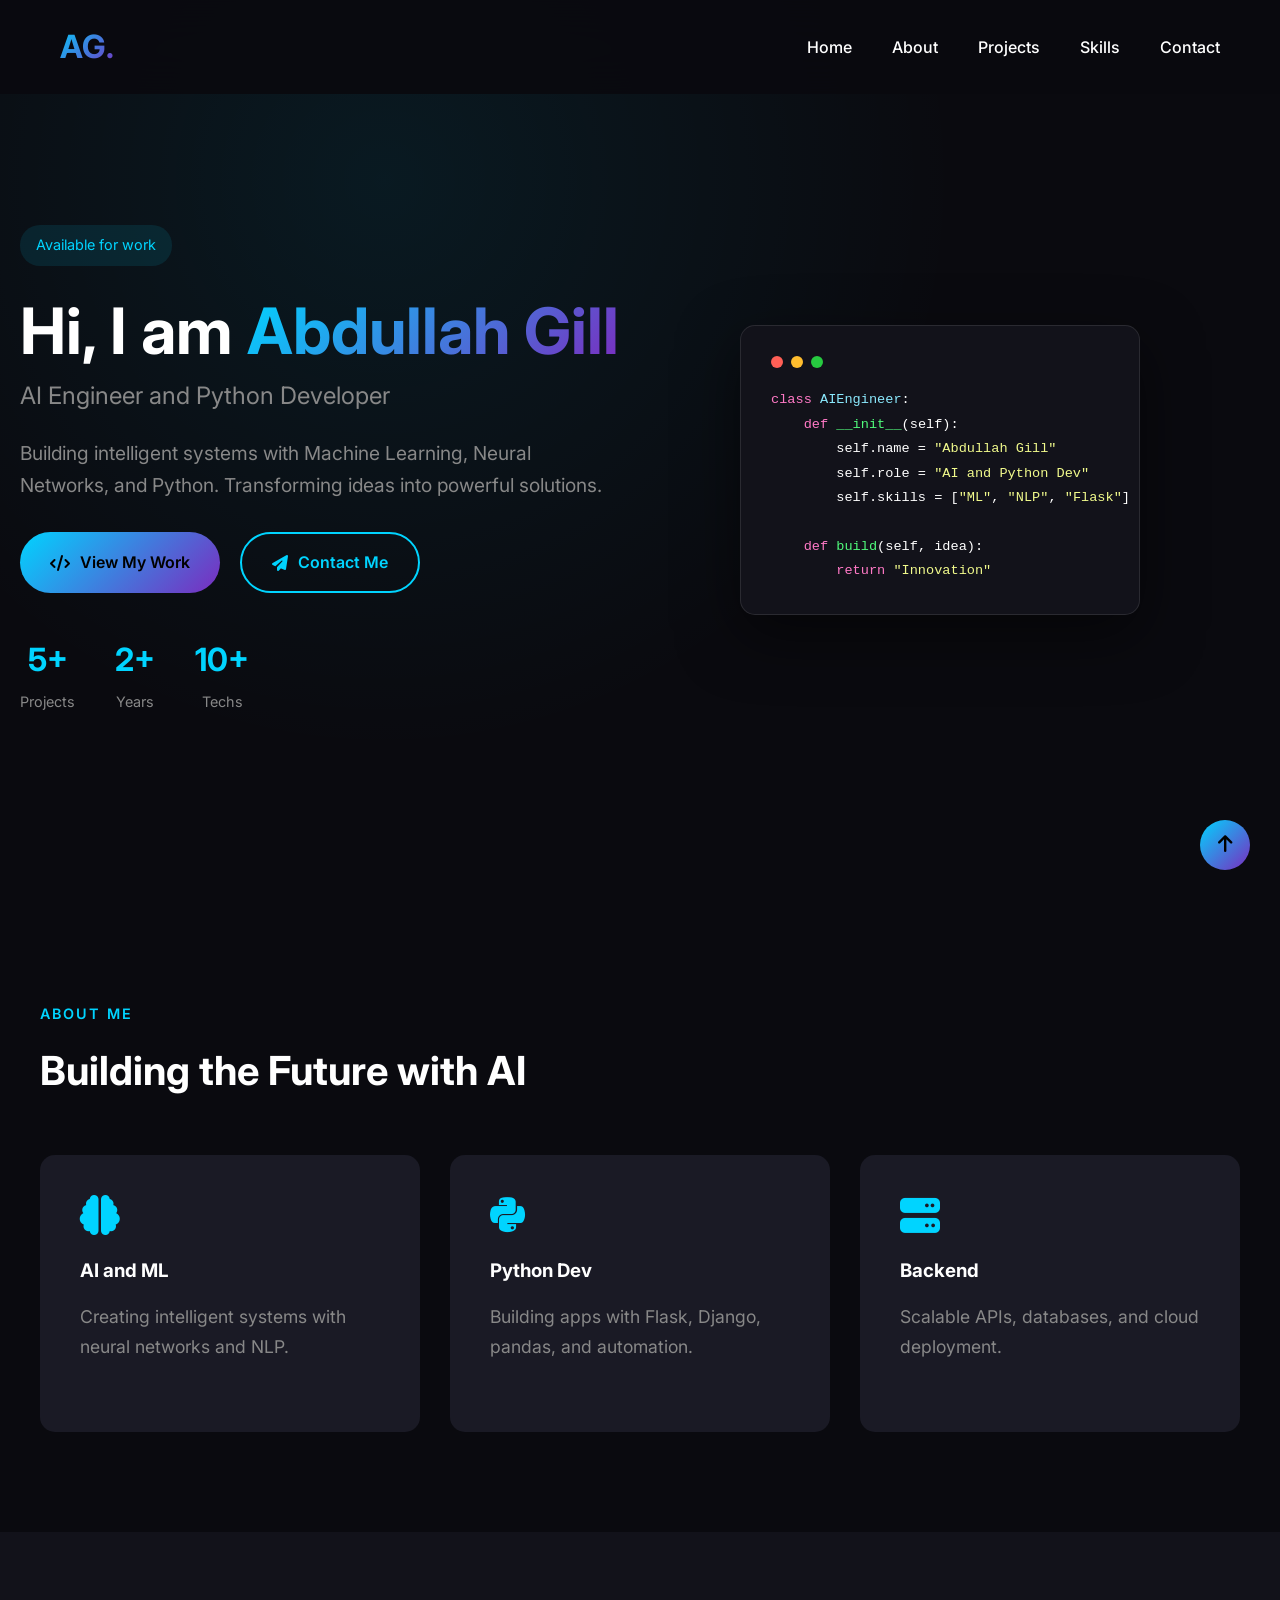
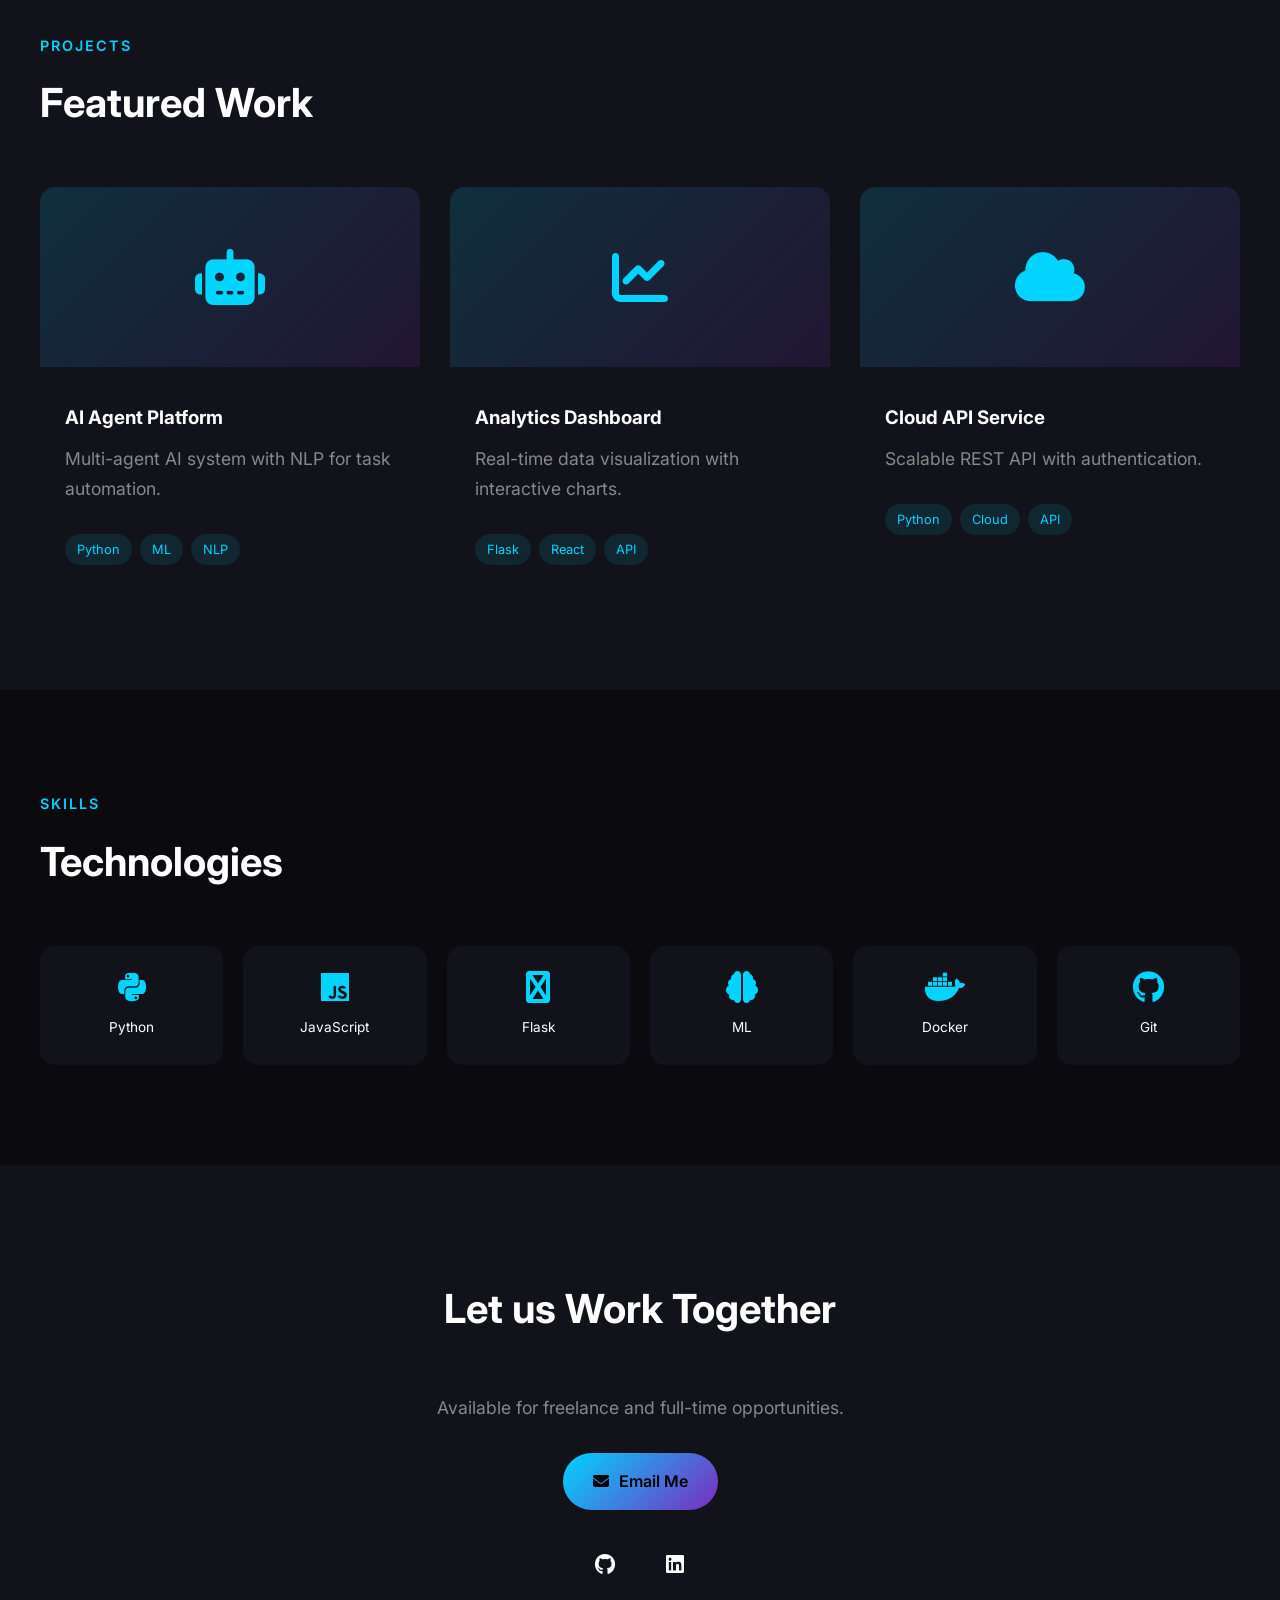
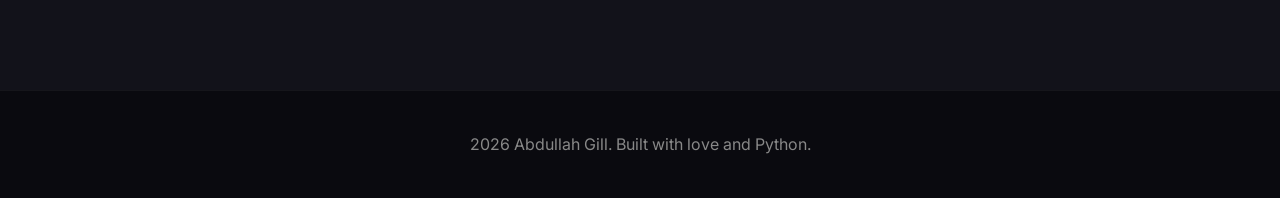
<file: index.html>
<!DOCTYPE html>
<html lang="en">
<head>
    <meta charset="UTF-8">
    <meta name="viewport" content="width=device-width, initial-scale=1.0">
    <title>Abdullah Gill | AI and Python Engineer</title>
    <link rel="icon" href="https://img.icons8.com/color/96/000000/robot--v1.png">
    <link rel="stylesheet" href="style.css">
    <link rel="preconnect" href="https://fonts.googleapis.com">
    <link rel="preconnect" href="https://fonts.gstatic.com" crossorigin>
    <link href="https://fonts.googleapis.com/css2?family=Inter:wght@400;500;600&family=Space+Grotesk:wght@400;600;700&display=swap" rel="stylesheet">
    <link rel="stylesheet" href="https://cdnjs.cloudflare.com/ajax/libs/font-awesome/6.5.1/css/all.min.css">
</head>
<body>
    <nav class="navbar">
        <div class="nav-container">
            <a href="#" class="logo">AG<span class="dot">.</span></a>
            <ul class="nav-links">
                <li><a href="#home">Home</a></li>
                <li><a href="#about">About</a></li>
                <li><a href="#projects">Projects</a></li>
                <li><a href="#skills">Skills</a></li>
                <li><a href="#contact">Contact</a></li>
            </ul>
        </div>
    </nav>

    <section id="home" class="hero">
        <div class="hero-content">
            <span class="badge">Available for work</span>
            <h1>Hi, I am <span class="gradient-text">Abdullah Gill</span></h1>
            <h2>AI Engineer and Python Developer</h2>
            <p class="hero-desc">Building intelligent systems with Machine Learning, Neural Networks, and Python. Transforming ideas into powerful solutions.</p>
            <div class="hero-buttons">
                <a href="#projects" class="btn btn-primary"><i class="fas fa-code"></i> View My Work</a>
                <a href="#contact" class="btn btn-secondary"><i class="fas fa-paper-plane"></i> Contact Me</a>
            </div>
            <div class="hero-stats">
                <div class="stat"><span class="stat-num">5+</span><span class="stat-label">Projects</span></div>
                <div class="stat"><span class="stat-num">2+</span><span class="stat-label">Years</span></div>
                <div class="stat"><span class="stat-num">10+</span><span class="stat-label">Techs</span></div>
            </div>
        </div>
        <div class="hero-visual">
            <div class="code-card">
                <div class="code-header">
                    <span class="dot red"></span><span class="dot yellow"></span><span class="dot green"></span>
                </div>
                <pre><code><span class="keyword">class</span> <span class="class-name">AIEngineer</span>:
    <span class="keyword">def</span> <span class="func-name">__init__</span>(self):
        self.name = <span class="string">"Abdullah Gill"</span>
        self.role = <span class="string">"AI and Python Dev"</span>
        self.skills = [<span class="string">"ML"</span>, <span class="string">"NLP"</span>, <span class="string">"Flask"</span>]

    <span class="keyword">def</span> <span class="func-name">build</span>(self, idea):
        <span class="keyword">return</span> <span class="string">"Innovation"</span></code></pre>
            </div>
        </div>
    </section>

    <section id="about" class="section">
        <div class="container">
            <span class="section-label">About Me</span>
            <h2 class="section-title">Building the Future with AI</h2>
            <div class="about-grid">
                <div class="about-card"><i class="fas fa-brain"></i><h3>AI and ML</h3><p>Creating intelligent systems with neural networks and NLP.</p></div>
                <div class="about-card"><i class="fab fa-python"></i><h3>Python Dev</h3><p>Building apps with Flask, Django, pandas, and automation.</p></div>
                <div class="about-card"><i class="fas fa-server"></i><h3>Backend</h3><p>Scalable APIs, databases, and cloud deployment.</p></div>
            </div>
        </div>
    </section>

    <section id="projects" class="section section-dark">
        <div class="container">
            <span class="section-label">Projects</span>
            <h2 class="section-title">Featured Work</h2>
            <div class="projects-grid">
                <div class="project-card"><div class="project-visual"><i class="fas fa-robot"></i></div><div class="project-content"><h3>AI Agent Platform</h3><p>Multi-agent AI system with NLP for task automation.</p><div class="tags"><span>Python</span><span>ML</span><span>NLP</span></div></div></div>
                <div class="project-card"><div class="project-visual"><i class="fas fa-chart-line"></i></div><div class="project-content"><h3>Analytics Dashboard</h3><p>Real-time data visualization with interactive charts.</p><div class="tags"><span>Flask</span><span>React</span><span>API</span></div></div></div>
                <div class="project-card"><div class="project-visual"><i class="fas fa-cloud"></i></div><div class="project-content"><h3>Cloud API Service</h3><p>Scalable REST API with authentication.</p><div class="tags"><span>Python</span><span>Cloud</span><span>API</span></div></div></div>
            </div>
        </div>
    </section>

    <section id="skills" class="section">
        <div class="container">
            <span class="section-label">Skills</span>
            <h2 class="section-title">Technologies</h2>
            <div class="skills-grid">
                <div class="skill-item"><i class="fab fa-python"></i><span>Python</span></div>
                <div class="skill-item"><i class="fab fa-js"></i><span>JavaScript</span></div>
                <div class="skill-item"><i class="fab fa-flask"></i><span>Flask</span></div>
                <div class="skill-item"><i class="fas fa-brain"></i><span>ML</span></div>
                <div class="skill-item"><i class="fab fa-docker"></i><span>Docker</span></div>
                <div class="skill-item"><i class="fab fa-github"></i><span>Git</span></div>
            </div>
        </div>
    </section>

    <section id="contact" class="section section-dark">
        <div class="container contact">
            <h2 class="section-title">Let us Work Together</h2>
            <p>Available for freelance and full-time opportunities.</p>
            <a href="mailto:abdullahgill1172@gmail.com" class="btn btn-primary"><i class="fas fa-envelope"></i> Email Me</a>
            <div class="social">
                <a href="https://github.com/abdullahgill1172-stack" target="_blank"><i class="fab fa-github"></i></a>
                <a href="https://linkedin.com/in/abdullahgill1172" target="_blank"><i class="fab fa-linkedin"></i></a>
            </div>
        </div>
    </section>

    <footer><p>2026 Abdullah Gill. Built with love and Python.</p></footer>
    <a href="#home" class="scroll-top"><i class="fas fa-arrow-up"></i></a>
    <script src="script.js"></script>
</body>
</html>
</file>
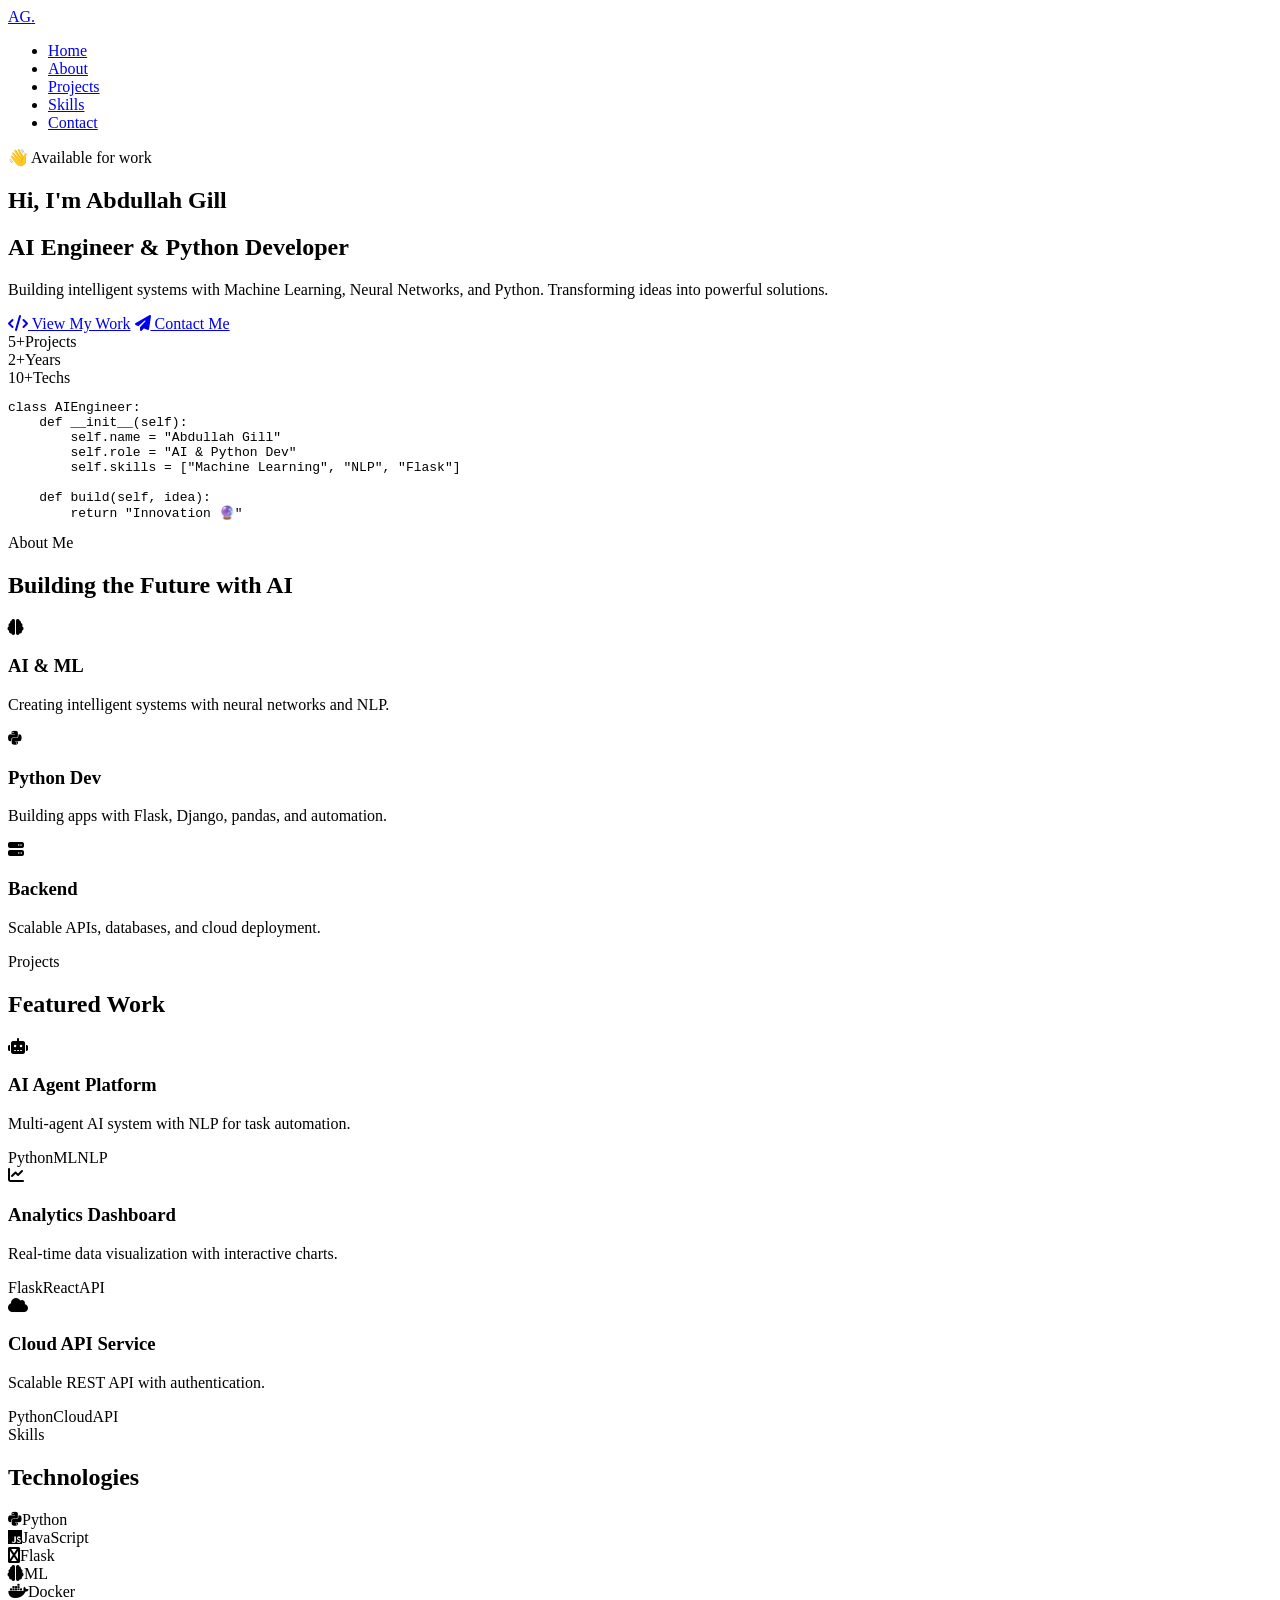
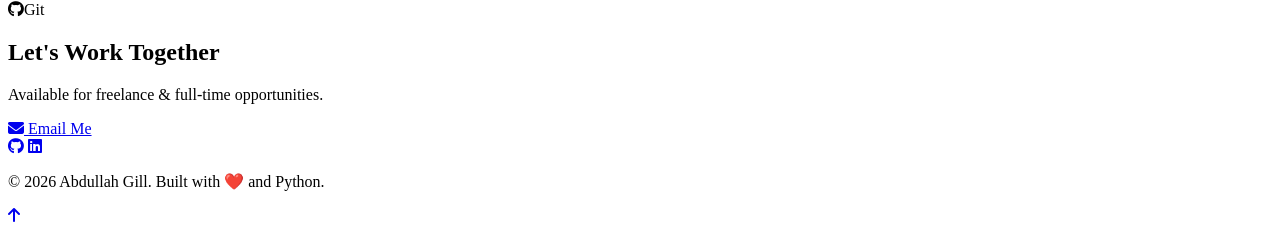
<file: index_old.html>
﻿<!DOCTYPE html>
<html lang="en">
<head>
    <meta charset="UTF-8">
    <meta name="viewport" content="width=device-width, initial-scale=1.0">
    <title>Abdullah Gill | AI & Python Engineer</title>
    <link rel="icon" href="data:image/svg+xml,<svg xmlns='http://www.w3.org/2000/svg' viewBox='0 0 100 100'><text y='.9em' font-size='90'>🤖</text></svg>">
    <link rel='icon' type='image/png' href='https://cdnjs.cloudflare.com/ajax/libs/font-awesome/6.5.1/svgs/solid/robot.svg'>
    <link rel='icon' href='data:image/svg+xml,<svg xmlns=%22http://www.w3.org/2000/svg%22 viewBox=%220 0 100 100%22><text y=%22.9em%22 font-size=%2290%22>🤖</text></svg>'.replace('{', '{').replace('}', '}')
    <link rel="stylesheet" href="style.css">
    <link href="https://fonts.googleapis.com/css2?family=Space+Grotesk:wght@400;600;700&family=Inter:wght@400;500;600&display=swap" rel="stylesheet">
    <link rel="stylesheet" href="https://cdnjs.cloudflare.com/ajax/libs/font-awesome/6.5.1/css/all.min.css">
</head>
<body>
    <nav class="navbar">
        <div class="nav-container">
            <a href="#" class="logo">AG<span class="dot">.</span></a>
            <ul class="nav-links">
                <li><a href="#home">Home</a></li>
                <li><a href="#about">About</a></li>
                <li><a href="#projects">Projects</a></li>
                <li><a href="#skills">Skills</a></li>
                <li><a href="#contact">Contact</a></li>
            </ul>
        </div>
    </nav>

    <section id="home" class="hero">
        <div class="hero-content">
            <span class="badge">👋 Available for work</span>
            <h1>Hi, I'm <span class="gradient-text">Abdullah Gill</span></h1>
            <h2>AI Engineer & Python Developer</h2>
            <p class="hero-desc">Building intelligent systems with Machine Learning, Neural Networks, and Python. Transforming ideas into powerful solutions.</p>
            <div class="hero-buttons">
                <a href="#projects" class="btn btn-primary"><i class="fas fa-code"></i> View My Work</a>
                <a href="#contact" class="btn btn-secondary"><i class="fas fa-paper-plane"></i> Contact Me</a>
            </div>
            <div class="hero-stats">
                <div class="stat"><span class="stat-num">5+</span><span class="stat-label">Projects</span></div>
                <div class="stat"><span class="stat-num">2+</span><span class="stat-label">Years</span></div>
                <div class="stat"><span class="stat-num">10+</span><span class="stat-label">Techs</span></div>
            </div>
        </div>
        <div class="hero-visual">
            <div class="code-card">
                <div class="code-header">
                    <span class="dot red"></span><span class="dot yellow"></span><span class="dot green"></span>
                </div>
                <pre><code><span class="keyword">class</span> <span class="class-name">AIEngineer</span>:
    <span class="keyword">def</span> <span class="func-name">__init__</span>(self):
        self.name = <span class="string">"Abdullah Gill"</span>
        self.role = <span class="string">"AI & Python Dev"</span>
        self.skills = [<span class="string">"Machine Learning"</span>, <span class="string">"NLP"</span>, <span class="string">"Flask"</span>]

    <span class="keyword">def</span> <span class="func-name">build</span>(self, idea):
        <span class="keyword">return</span> <span class="string">"Innovation 🔮"</span></code></pre>
            </div>
        </div>
    </section>

    <section id="about" class="section">
        <div class="container">
            <span class="section-label">About Me</span>
            <h2 class="section-title">Building the Future with AI</h2>
            <div class="about-grid">
                <div class="about-card"><i class="fas fa-brain"></i><h3>AI & ML</h3><p>Creating intelligent systems with neural networks and NLP.</p></div>
                <div class="about-card"><i class="fab fa-python"></i><h3>Python Dev</h3><p>Building apps with Flask, Django, pandas, and automation.</p></div>
                <div class="about-card"><i class="fas fa-server"></i><h3>Backend</h3><p>Scalable APIs, databases, and cloud deployment.</p></div>
            </div>
        </div>
    </section>

    <section id="projects" class="section section-dark">
        <div class="container">
            <span class="section-label">Projects</span>
            <h2 class="section-title">Featured Work</h2>
            <div class="projects-grid">
                <div class="project-card"><div class="project-visual"><i class="fas fa-robot"></i></div><h3>AI Agent Platform</h3><p>Multi-agent AI system with NLP for task automation.</p><div class="tags"><span>Python</span><span>ML</span><span>NLP</span></div></div>
                <div class="project-card"><div class="project-visual"><i class="fas fa-chart-line"></i></div><h3>Analytics Dashboard</h3><p>Real-time data visualization with interactive charts.</p><div class="tags"><span>Flask</span><span>React</span><span>API</span></div></div>
                <div class="project-card"><div class="project-visual"><i class="fas fa-cloud"></i></div><h3>Cloud API Service</h3><p>Scalable REST API with authentication.</p><div class="tags"><span>Python</span><span>Cloud</span><span>API</span></div></div>
            </div>
        </div>
    </section>

    <section id="skills" class="section">
        <div class="container">
            <span class="section-label">Skills</span>
            <h2 class="section-title">Technologies</h2>
            <div class="skills-grid">
                <div class="skill-item"><i class="fab fa-python"></i><span>Python</span></div>
                <div class="skill-item"><i class="fab fa-js"></i><span>JavaScript</span></div>
                <div class="skill-item"><i class="fab fa-flask"></i><span>Flask</span></div>
                <div class="skill-item"><i class="fas fa-brain"></i><span>ML</span></div>
                <div class="skill-item"><i class="fab fa-docker"></i><span>Docker</span></div>
                <div class="skill-item"><i class="fab fa-github"></i><span>Git</span></div>
            </div>
        </div>
    </section>

    <section id="contact" class="section section-dark">
        <div class="container">
            <h2 class="section-title">Let's Work Together</h2>
            <p>Available for freelance & full-time opportunities.</p>
            <a href="mailto:abdullahgill1172@gmail.com" class="btn btn-primary"><i class="fas fa-envelope"></i> Email Me</a>
            <div class="social">
                <a href="https://github.com/abdullahgill1172-stack" target="_blank"><i class="fab fa-github"></i></a>
                <a href="https://linkedin.com/in/abdullahgill1172" target="_blank"><i class="fab fa-linkedin"></i></a>
            </div>
        </div>
    </section>

    <footer><p>© 2026 Abdullah Gill. Built with ❤️ and Python.</p></footer>
    <a href="#home" class="scroll-top"><i class="fas fa-arrow-up"></i></a>
</body>
</html>
</file>
<file: style.css>
/* CSS Variables */
:root {
    --bg: #0a0a0f;
    --card: #12121a;
    --card-hover: #1a1a25;
    --primary: #00d4ff;
    --secondary: #7b2cbf;
    --text: #ffffff;
    --text-muted: #888888;
    --gradient: linear-gradient(135deg, #00d4ff, #7b2cbf);
}

* { margin: 0; padding: 0; box-sizing: border-box; }
html { scroll-behavior: smooth; }
body { font-family: 'Inter', sans-serif; background: var(--bg); color: var(--text); line-height: 1.7; }

/* Navbar */
.navbar { position: fixed; top: 0; width: 100%; background: rgba(10,10,15,0.95); backdrop-filter: blur(20px); padding: 20px 0; z-index: 1000; }
.nav-container { max-width: 1200px; margin: 0 auto; padding: 0 20px; display: flex; justify-content: space-between; align-items: center; }
.logo { font-size: 2rem; font-weight: 700; background: var(--gradient); -webkit-background-clip: text; -webkit-text-fill-color: transparent; }
.nav-links { display: flex; list-style: none; gap: 40px; }
.nav-links a { color: var(--text); text-decoration: none; font-weight: 500; transition: 0.3s; }
.nav-links a:hover { color: var(--primary); }

/* Hero */
.hero { min-height: 100vh; display: flex; align-items: center; padding: 120px 20px 80px; background: radial-gradient(circle at 30% 20%, rgba(0,212,255,0.08), transparent 50%); }
.hero-content { max-width: 600px; }
.badge { display: inline-block; background: rgba(0,212,255,0.1); color: var(--primary); padding: 8px 16px; border-radius: 20px; font-size: 0.9rem; margin-bottom: 20px; }
.hero h1 { font-size: 4rem; font-weight: 700; margin: 10px 0; line-height: 1.1; }
.gradient-text { background: var(--gradient); -webkit-background-clip: text; -webkit-text-fill-color: transparent; }
.hero h2 { font-size: 1.5rem; color: var(--text-muted); font-weight: 400; margin-bottom: 20px; }
.hero-desc { font-size: 1.2rem; color: var(--text-muted); margin-bottom: 30px; }
.hero-buttons { display: flex; gap: 20px; margin-bottom: 40px; }
.btn { padding: 15px 30px; border-radius: 50px; text-decoration: none; font-weight: 600; transition: 0.3s; display: inline-flex; align-items: center; gap: 10px; }
.btn-primary { background: var(--gradient); color: #000; }
.btn-primary:hover { transform: translateY(-3px); box-shadow: 0 20px 40px rgba(0,212,255,0.3); }
.btn-secondary { border: 2px solid var(--primary); color: var(--primary); }
.btn-secondary:hover { background: var(--primary); color: #000; }
.hero-stats { display: flex; gap: 40px; }
.stat { text-align: center; }
.stat-num { display: block; font-size: 2rem; font-weight: 700; color: var(--primary); }
.stat-label { color: var(--text-muted); font-size: 0.9rem; }

/* Hero Visual */
.hero-visual { flex: 1; display: flex; justify-content: center; align-items: center; }
.code-card { background: var(--card); border-radius: 15px; padding: 30px; width: 400px; border: 1px solid rgba(255,255,255,0.1); box-shadow: 0 20px 60px rgba(0,0,0,0.5); }
.code-header { display: flex; gap: 8px; margin-bottom: 20px; }
.dot { width: 12px; height: 12px; border-radius: 50%; }
.red { background: #ff5f56; }
.yellow { background: #ffbd2e; }
.green { background: #27ca40; }
pre { margin: 0; }
code { font-family: 'Fira Code', monospace; font-size: 0.85rem; line-height: 1.8; }
.keyword { color: #ff79c6; }
.class-name { color: #8be9fd; }
.func-name { color: #50fa7b; }
.string { color: #f1fa8c; }

/* Sections */
.section { padding: 100px 20px; }
.container { max-width: 1200px; margin: 0 auto; }
.section-label { color: var(--primary); font-weight: 600; text-transform: uppercase; letter-spacing: 2px; font-size: 0.9rem; }
.section-title { font-size: 2.5rem; font-weight: 700; margin: 10px 0 50px; }
.section-dark { background: var(--card); }

/* About Grid */
.about-grid { display: grid; grid-template-columns: repeat(3, 1fr); gap: 30px; }
.about-card { background: var(--card-hover); padding: 40px; border-radius: 15px; transition: 0.3s; }
.about-card:hover { transform: translateY(-10px); }
.about-card i { font-size: 2.5rem; color: var(--primary); margin-bottom: 20px; display: block; }
.about-card h3 { margin-bottom: 15px; }
.about-card p { color: var(--text-muted); }

/* Projects Grid */
.projects-grid { display: grid; grid-template-columns: repeat(3, 1fr); gap: 30px; }
.project-card { background: var(--card); border-radius: 15px; overflow: hidden; transition: 0.3s; }
.project-card:hover { transform: translateY(-10px); }
.project-visual { background: linear-gradient(135deg, rgba(0,212,255,0.15), rgba(123,44,191,0.15)); height: 180px; display: flex; align-items: center; justify-content: center; }
.project-visual i { font-size: 3.5rem; color: var(--primary); }
.project-content { padding: 25px; }
.project-content h3 { margin: 10px 0; }
.project-content p { color: var(--text-muted); font-size: 0.95rem; margin-bottom: 15px; }
.tags { display: flex; gap: 8px; flex-wrap: wrap; }
.tags span { background: rgba(0,212,255,0.1); color: var(--primary); padding: 5px 12px; border-radius: 20px; font-size: 0.8rem; }

/* Skills Grid */
.skills-grid { display: grid; grid-template-columns: repeat(6, 1fr); gap: 20px; }
.skill-item { background: var(--card); padding: 25px; border-radius: 15px; text-align: center; transition: 0.3s; }
.skill-item:hover { background: var(--card-hover); transform: translateY(-5px); }
.skill-item i { font-size: 2rem; color: var(--primary); margin-bottom: 10px; display: block; }
.skill-item span { font-size: 0.85rem; }

/* Contact */
.contact { text-align: center; }
.contact .container { text-align: center; }
.section p { color: var(--text-muted); margin-bottom: 30px; font-size: 1.1rem; }
.social { display: flex; justify-content: center; gap: 20px; margin-top: 30px; }
.social a { width: 50px; height: 50px; border-radius: 50%; background: var(--card); display: flex; align-items: center; justify-content: center; color: var(--text); font-size: 1.3rem; transition: 0.3s; text-decoration: none; }
.social a:hover { background: var(--primary); color: #000; }

/* Footer */
footer { text-align: center; padding: 40px 20px; border-top: 1px solid rgba(255,255,255,0.05); }
footer p { color: var(--text-muted); }
.heart { color: #ff6b6b; }

/* Scroll Top */
.scroll-top { position: fixed; bottom: 30px; right: 30px; width: 50px; height: 50px; border-radius: 50%; background: var(--gradient); display: flex; align-items: center; justify-content: center; color: #000; text-decoration: none; font-size: 1.2rem; transition: 0.3s; }
.scroll-top:hover { transform: translateY(-5px); }

/* Responsive */
@media (max-width: 900px) {
    .hero { flex-direction: column; text-align: center; }
    .hero-content { margin-bottom: 60px; }
    .hero h1 { font-size: 3rem; }
    .about-grid, .projects-grid, .skills-grid { grid-template-columns: 1fr; }
    .hero-visual { width: 100%; }
    .code-card { width: 100%; max-width: 400px; }
}
</file>
